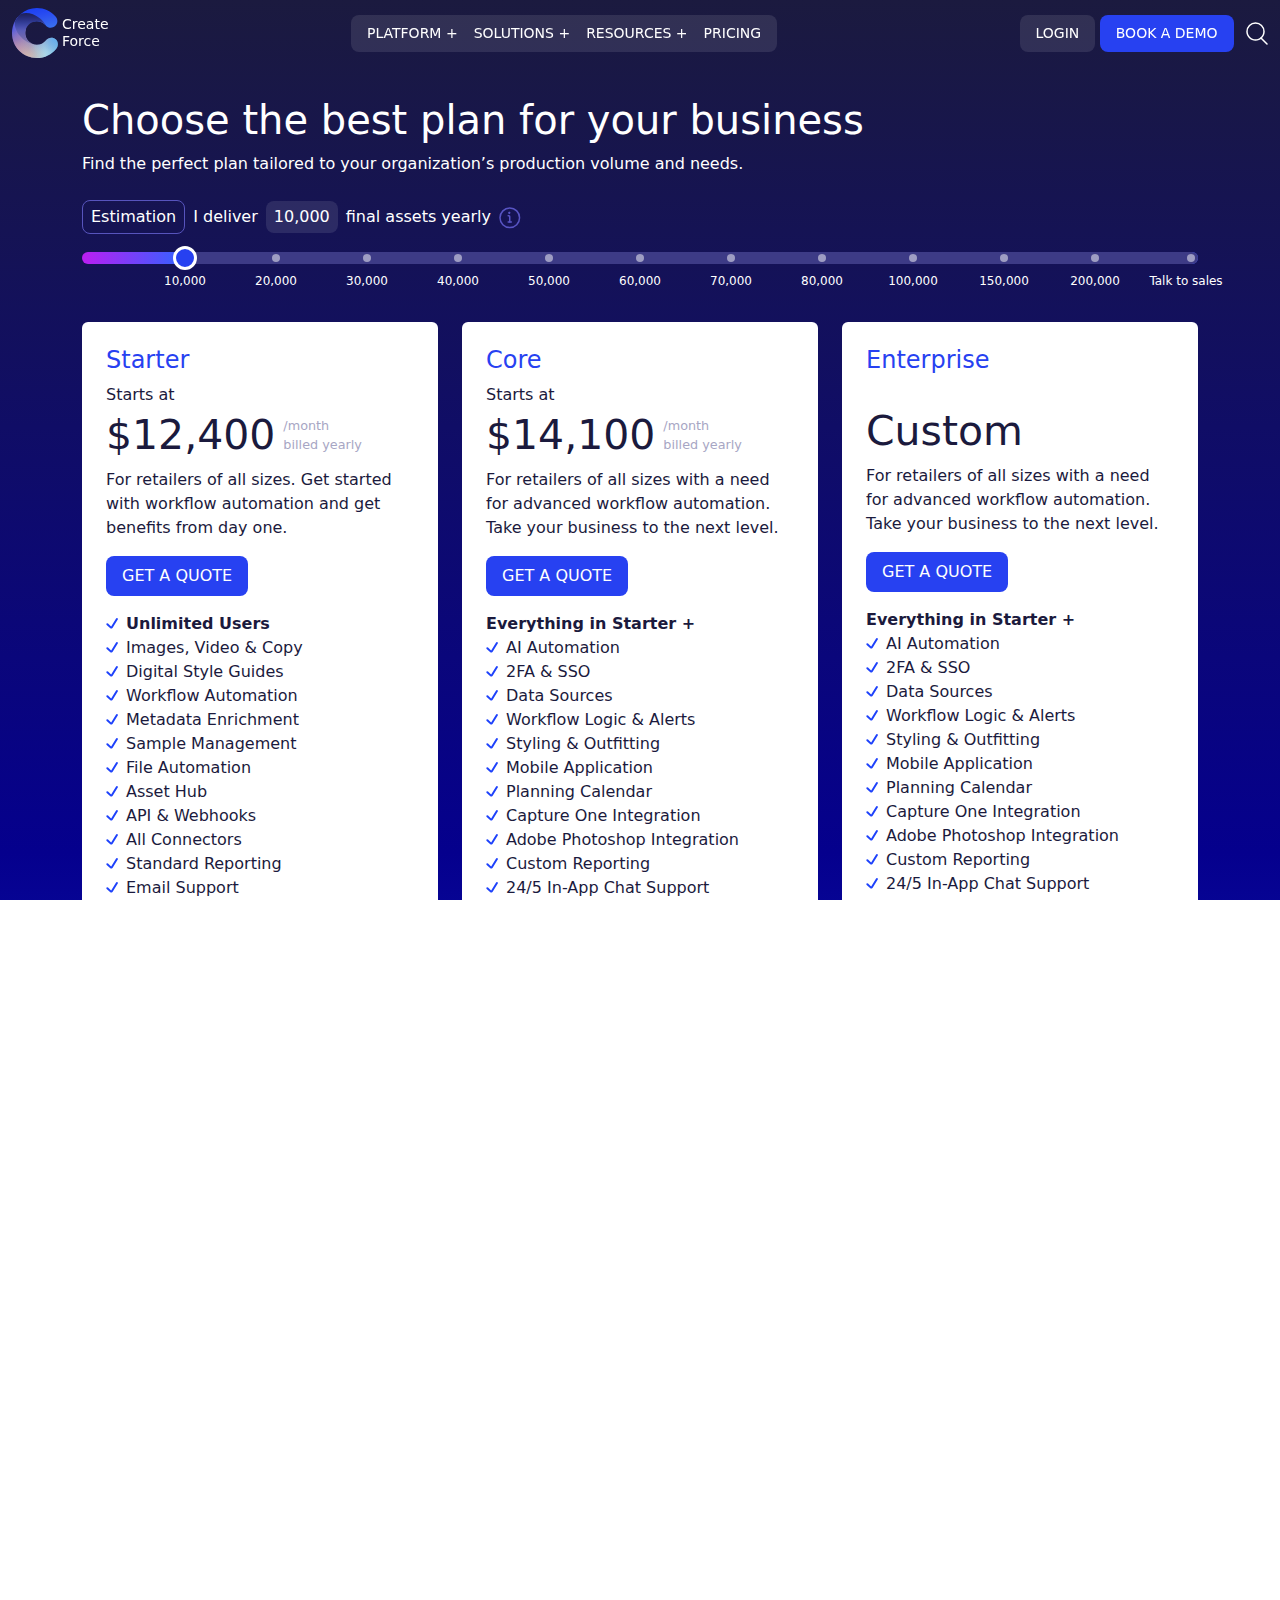
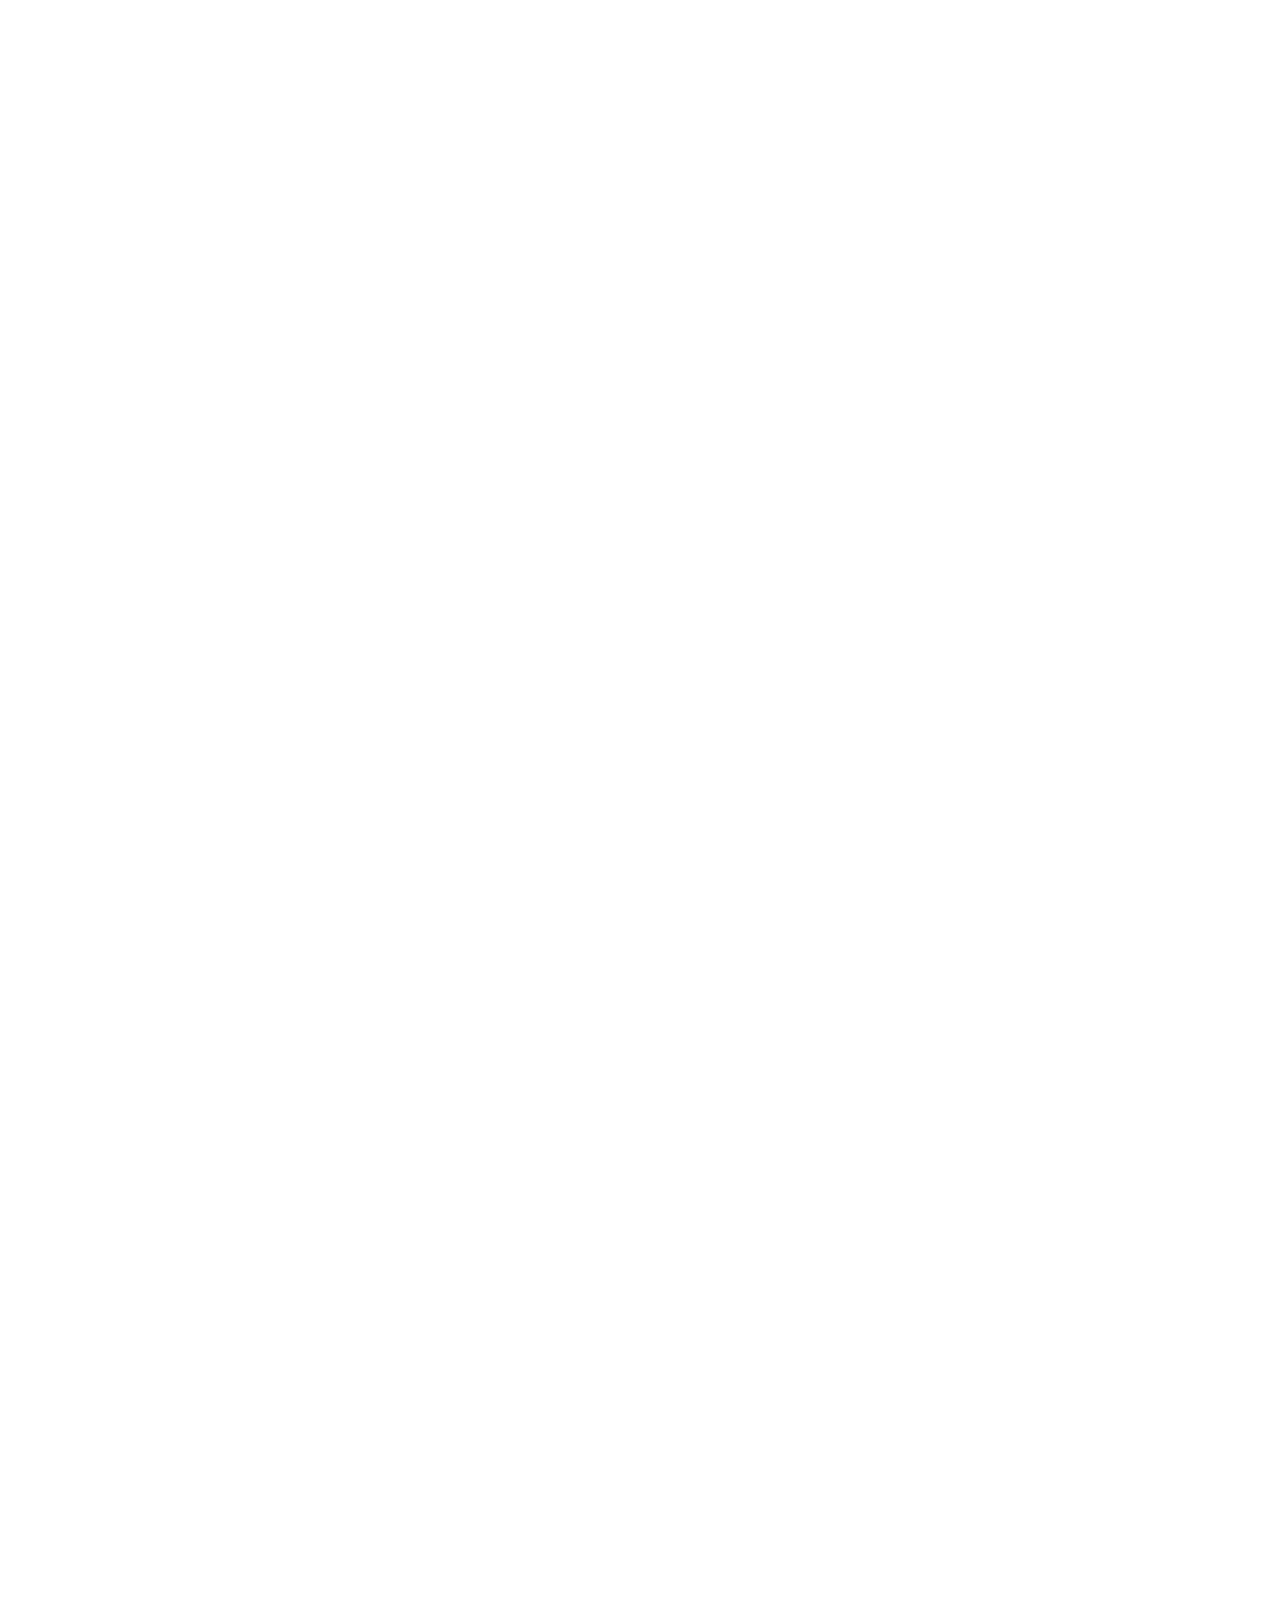
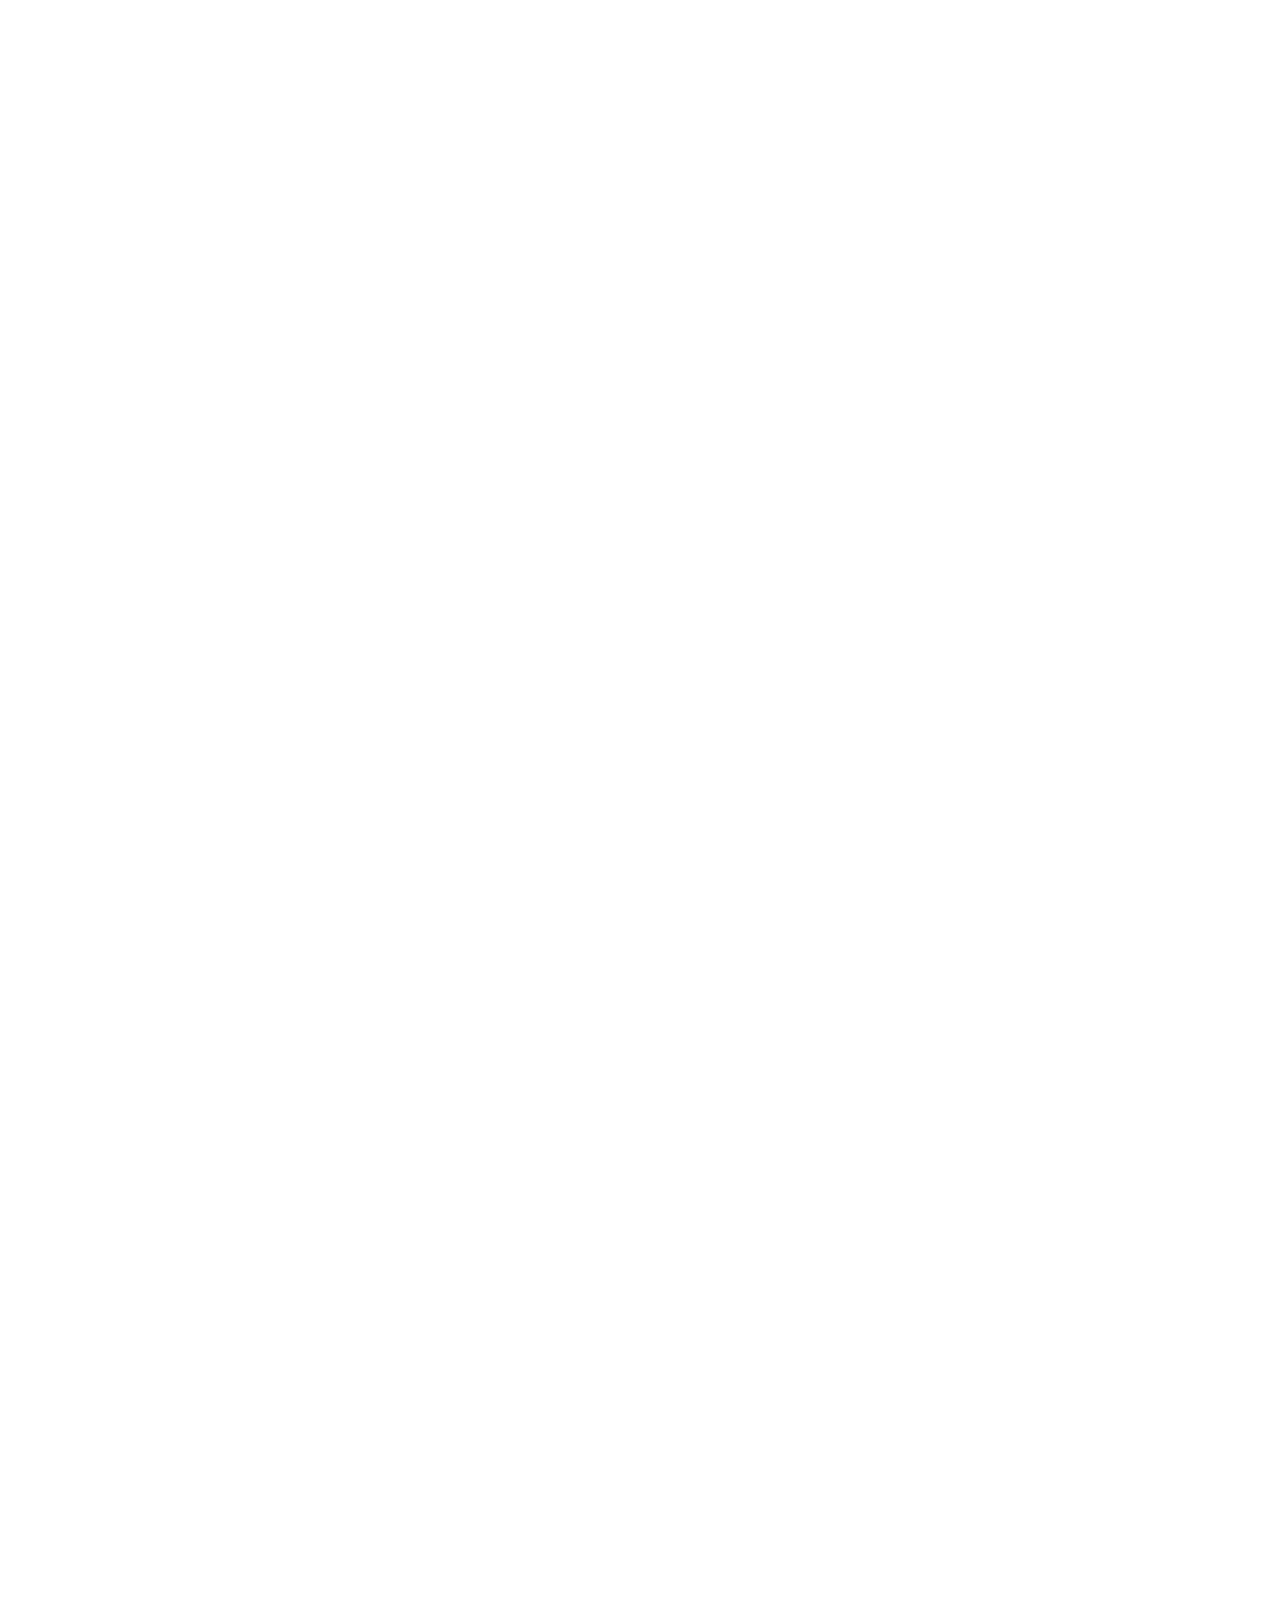
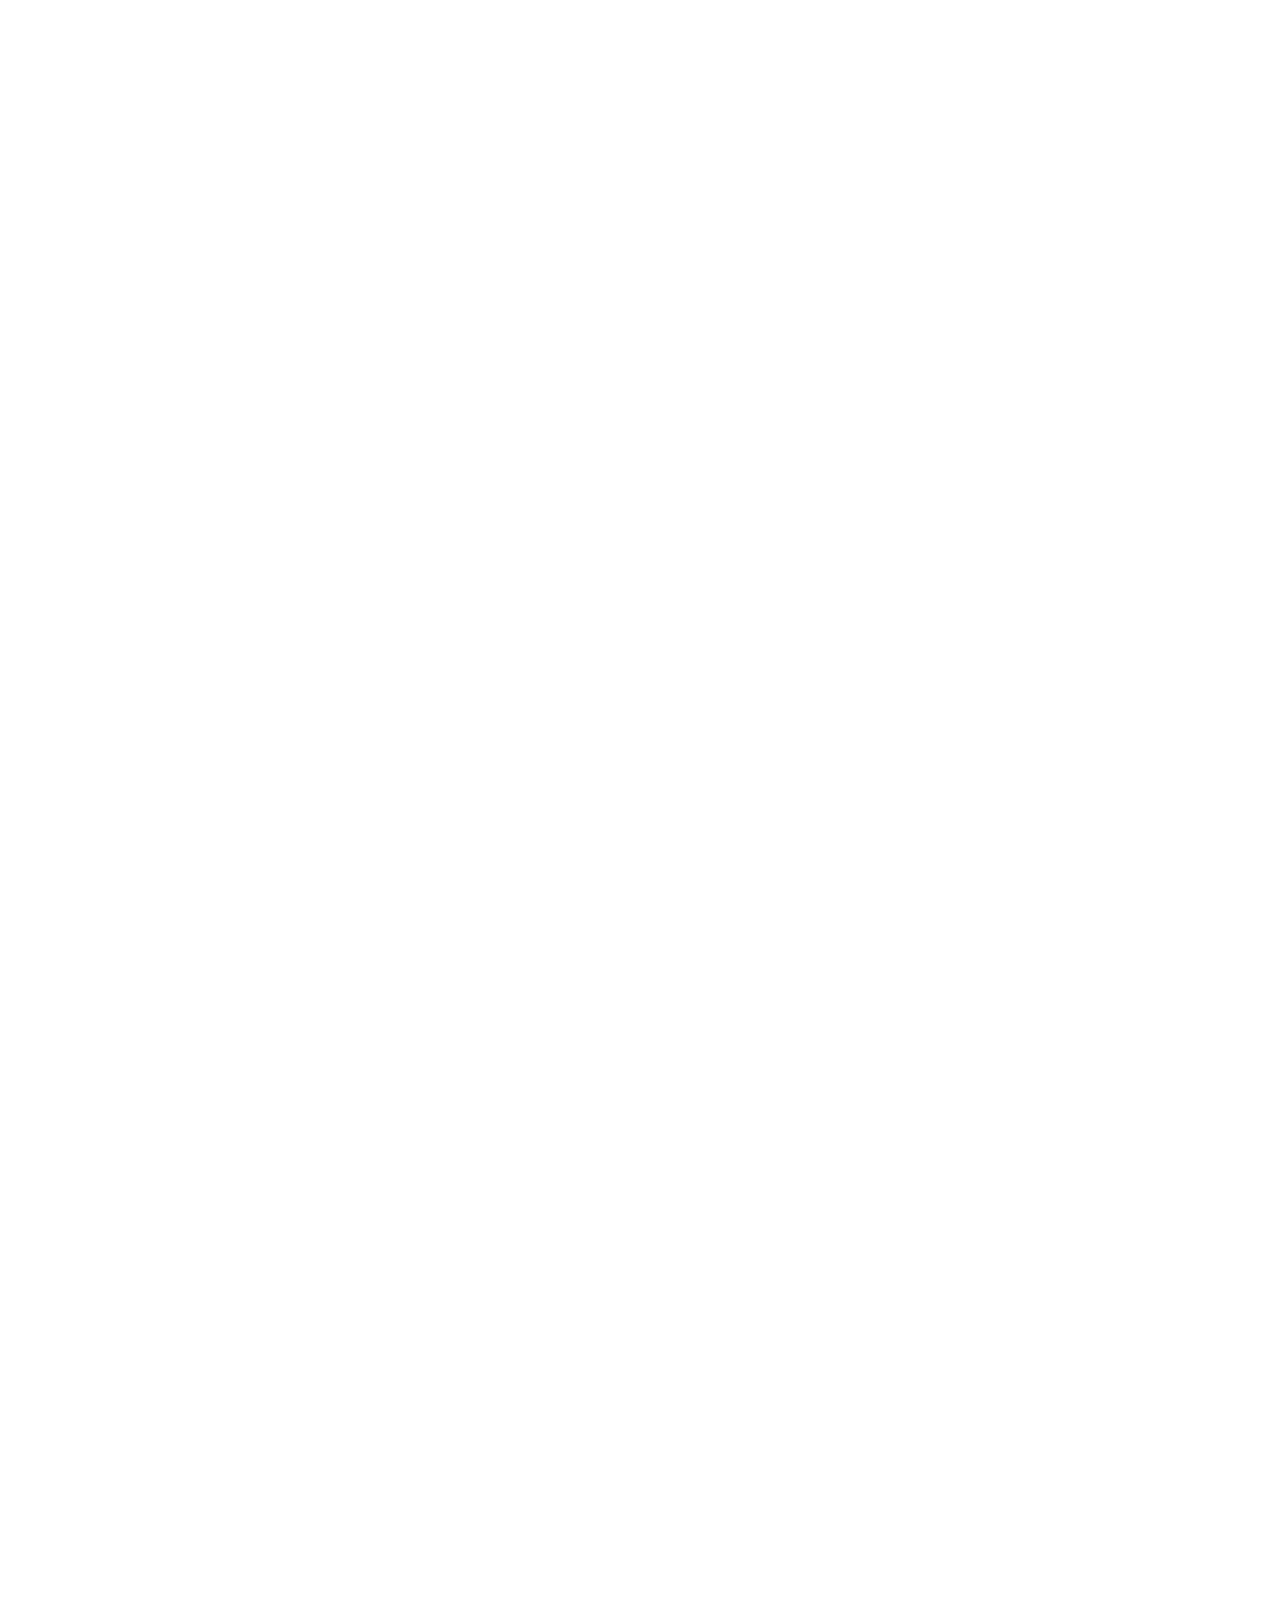
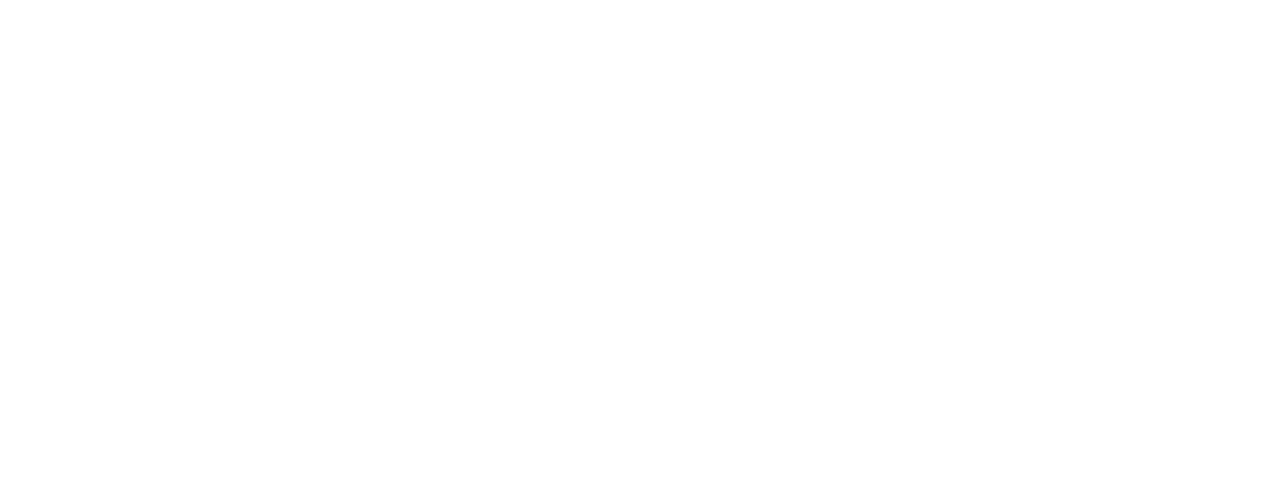
<file: index.html>
<!DOCTYPE html>
<html lang="en">
  <head>
    <meta charset="UTF-8" />
    <meta name="viewport" content="width=device-width, initial-scale=1.0" />
    <title>Hub Spot</title>
    <link rel="stylesheet" href="style/lib/bootstrap.min.css" />
    <link rel="stylesheet" href="style/index.css" />

    <script src="./script/index.js" defer></script>
  </head>
  <body>
    <header>
      <div class="container-fluid py-2">
        <div
          class="d-flex align-items-center justify-content-between flex-column flex-lg-row gap-3 gap-lg-0"
        >
          <div class="d-flex align-items-center gap-1">
            <img src="assets/icon/logo.svg" alt="logo-hubspot" />
            <div
              class="text-capitalize lh-sm text-white fs-7 d-none d-sm-block"
            >
              create <br />
              force
            </div>

            <div class="d-flex align-items-center gap-3 fs-7 d-lg-none ps-4">
              <button class="off-white-btn text-uppercase">login</button>
              <button class="blue-btn text-uppercase me-2">book a demo</button>
              <img src="assets/icon/search.svg" alt="search" />
            </div>
          </div>

          <ul
            class="nav-menu text-uppercase d-flex off-white-btn fs-7 gap-sm-3 mb-0 gap-2"
          >
            <li>platform +</li>
            <li>solutions +</li>
            <li>resources +</li>
            <li>pricing</li>
          </ul>

          <div class="d-flex align-items-center gap-3 fs-7 d-none d-lg-block">
            <button class="off-white-btn text-uppercase">login</button>
            <button class="blue-btn text-uppercase me-2">book a demo</button>
            <img src="assets/icon/search.svg" alt="search" />
          </div>
        </div>
      </div>
    </header>

    <main>
      <section class="top-header pt-5 px-4 pb-5">
        <div class="container mt-5 mb-4 text-white">
          <h1 class="mt-3 pt-lg-0 pt-5">
            Choose the best plan for your business
          </h1>
          <div class="mt-2">
            Find the perfect plan tailored to your organization’s production
            volume and needs.
          </div>

          <div class="mt-4 mb-2">
            <div class="estimation-range text-white flex-wrap">
              <span class="px-2 py-1 text-center estimation">Estimation</span>
              I deliver
              <span class="off-white-btn py-1 px-2" id="deliver">10,000</span>
              <div class="d-flex align-items-center gap-2">
                final assets yearly

                <div class="tooltip-wrap">
                  <img src="assets/icon/info.svg" alt="info" />
                  <div class="tooltip-content">
                    Adjust the slider to estimate your monthly pricing based on
                    the number of digital assets you need to manage. This
                    includes photos, videos, and other media files processed
                    through Creative Force.
                  </div>
                </div>
              </div>
            </div>
            <div class="range mt-4">
              <div class="range-slider">
                <input
                  type="range"
                  min="0"
                  max="220000"
                  value="10000"
                  class="range-input"
                  id="range4"
                  step="1"
                />
                <div class="input-color-container">
                  <div class="input-color"></div>
                </div>
                <div class="sliderticks tick-1"></div>
              </div>
              <div class="sliderticks tick-2" style="pointer-events: all"></div>
            </div>
          </div>

          <div class="row mt-5 pt-3 gap-4 gap-md-0">
            <div class="col-md-4 col-sm-12">
              <div class="p-4 bg-white rounded color-dark-purple h-100">
                <h4 class="color-blue">Starter</h4>
                <div class="mt-2">Starts at</div>
                <div class="d-flex mt-1 align-items-center gap-2">
                  <h2 class="mb-0 price" id="starter-price">$2,400</h2>
                  <div class="color-light-purple month-billed">
                    /month <br />
                    billed yearly
                  </div>
                </div>
                <div class="mt-2 equal-height">
                  For retailers of all sizes. Get started with workflow
                  automation and get benefits from day one.
                </div>
                <button class="blue-btn mt-3 text-uppercase">
                  get a quote
                </button>

                <ul class="mt-3">
                  <li class="d-flex align-items-center gap-2">
                    <img src="assets/icon/tick.svg" alt="tick" />
                    <span class="fw-bold"> Unlimited Users </span>
                  </li>
                  <li class="d-flex align-items-center gap-2">
                    <img src="assets/icon/tick.svg" alt="tick" />
                    Images, Video & Copy
                  </li>
                  <li class="d-flex align-items-center gap-2">
                    <img src="assets/icon/tick.svg" alt="tick" />
                    Digital Style Guides
                  </li>
                  <li class="d-flex align-items-center gap-2">
                    <img src="assets/icon/tick.svg" alt="tick" />
                    Workflow Automation
                  </li>
                  <li class="d-flex align-items-center gap-2">
                    <img src="assets/icon/tick.svg" alt="tick" />
                    Metadata Enrichment
                  </li>
                  <li class="d-flex align-items-center gap-2">
                    <img src="assets/icon/tick.svg" alt="tick" />
                    Sample Management
                  </li>
                  <li class="d-flex align-items-center gap-2">
                    <img src="assets/icon/tick.svg" alt="tick" />
                    File Automation
                  </li>
                  <li class="d-flex align-items-center gap-2">
                    <img src="assets/icon/tick.svg" alt="tick" />
                    Asset Hub
                  </li>
                  <li class="d-flex align-items-center gap-2">
                    <img src="assets/icon/tick.svg" alt="tick" />
                    API & Webhooks
                  </li>
                  <li class="d-flex align-items-center gap-2">
                    <img src="assets/icon/tick.svg" alt="tick" />
                    All Connectors
                  </li>
                  <li class="d-flex align-items-center gap-2">
                    <img src="assets/icon/tick.svg" alt="tick" />
                    Standard Reporting
                  </li>
                  <li class="d-flex align-items-center gap-2">
                    <img src="assets/icon/tick.svg" alt="tick" />
                    Email Support
                  </li>
                  <li class="d-flex align-items-center gap-2">
                    <img src="assets/icon/tick.svg" alt="tick" />
                    Online Academy
                  </li>
                </ul>
              </div>
            </div>
            <div class="col-md-4 col-sm-12">
              <div class="p-4 bg-white rounded color-dark-purple h-100">
                <h4 class="color-blue">Core</h4>
                <div class="mt-2">Starts at</div>
                <div class="d-flex mt-1 align-items-center gap-2">
                  <h2 class="mb-0 price" id="core-price">$4,100</h2>
                  <div class="color-light-purple month-billed">
                    /month <br />
                    billed yearly
                  </div>
                </div>
                <div class="mt-2 equal-height">
                  For retailers of all sizes with a need for advanced workflow
                  automation. Take your business to the next level.
                </div>
                <button class="blue-btn mt-3 text-uppercase">
                  get a quote
                </button>

                <ul class="mt-3">
                  <li class="d-flex align-items-center gap-2">
                    <span class="fw-bold"> Everything in Starter + </span>
                  </li>
                  <li class="d-flex align-items-center gap-2">
                    <img src="assets/icon/tick.svg" alt="tick" />
                    AI Automation
                  </li>
                  <li class="d-flex align-items-center gap-2">
                    <img src="assets/icon/tick.svg" alt="tick" />
                    2FA & SSO
                  </li>
                  <li class="d-flex align-items-center gap-2">
                    <img src="assets/icon/tick.svg" alt="tick" />
                    Data Sources
                  </li>
                  <li class="d-flex align-items-center gap-2">
                    <img src="assets/icon/tick.svg" alt="tick" />
                    Workflow Logic & Alerts
                  </li>
                  <li class="d-flex align-items-center gap-2">
                    <img src="assets/icon/tick.svg" alt="tick" />
                    Styling & Outfitting
                  </li>
                  <li class="d-flex align-items-center gap-2">
                    <img src="assets/icon/tick.svg" alt="tick" />
                    Mobile Application
                  </li>
                  <li class="d-flex align-items-center gap-2">
                    <img src="assets/icon/tick.svg" alt="tick" />
                    Planning Calendar
                  </li>
                  <li class="d-flex align-items-center gap-2">
                    <img src="assets/icon/tick.svg" alt="tick" />
                    Capture One Integration
                  </li>
                  <li class="d-flex align-items-center gap-2">
                    <img src="assets/icon/tick.svg" alt="tick" />
                    Adobe Photoshop Integration
                  </li>
                  <li class="d-flex align-items-center gap-2">
                    <img src="assets/icon/tick.svg" alt="tick" />
                    Custom Reporting
                  </li>
                  <li class="d-flex align-items-center gap-2">
                    <img src="assets/icon/tick.svg" alt="tick" />
                    24/5 In-App Chat Support
                  </li>

                  <li class="d-flex align-items-center gap-2">
                    <img src="assets/icon/tick.svg" alt="tick" />
                    Collection Sharing
                  </li>
                </ul>
              </div>
            </div>
            <div class="col-md-4 col-sm-12">
              <div class="p-4 bg-white rounded color-dark-purple h-100">
                <h4 class="color-blue">Enterprise</h4>
                <div class="d-flex mt-4 pt-2 align-items-center gap-2">
                  <h2 class="mb-0 price">Custom</h2>
                </div>
                <div class="mt-2 equal-height">
                  For retailers of all sizes with a need for advanced workflow
                  automation. Take your business to the next level.
                </div>
                <button class="blue-btn mt-3 text-uppercase">
                  get a quote
                </button>

                <ul class="mt-3">
                  <li class="d-flex align-items-center gap-2">
                    <span class="fw-bold"> Everything in Starter + </span>
                  </li>
                  <li class="d-flex align-items-center gap-2">
                    <img src="assets/icon/tick.svg" alt="tick" />
                    AI Automation
                  </li>
                  <li class="d-flex align-items-center gap-2">
                    <img src="assets/icon/tick.svg" alt="tick" />
                    2FA & SSO
                  </li>
                  <li class="d-flex align-items-center gap-2">
                    <img src="assets/icon/tick.svg" alt="tick" />
                    Data Sources
                  </li>
                  <li class="d-flex align-items-center gap-2">
                    <img src="assets/icon/tick.svg" alt="tick" />
                    Workflow Logic & Alerts
                  </li>
                  <li class="d-flex align-items-center gap-2">
                    <img src="assets/icon/tick.svg" alt="tick" />
                    Styling & Outfitting
                  </li>
                  <li class="d-flex align-items-center gap-2">
                    <img src="assets/icon/tick.svg" alt="tick" />
                    Mobile Application
                  </li>
                  <li class="d-flex align-items-center gap-2">
                    <img src="assets/icon/tick.svg" alt="tick" />
                    Planning Calendar
                  </li>
                  <li class="d-flex align-items-center gap-2">
                    <img src="assets/icon/tick.svg" alt="tick" />
                    Capture One Integration
                  </li>
                  <li class="d-flex align-items-center gap-2">
                    <img src="assets/icon/tick.svg" alt="tick" />
                    Adobe Photoshop Integration
                  </li>
                  <li class="d-flex align-items-center gap-2">
                    <img src="assets/icon/tick.svg" alt="tick" />
                    Custom Reporting
                  </li>
                  <li class="d-flex align-items-center gap-2">
                    <img src="assets/icon/tick.svg" alt="tick" />
                    24/5 In-App Chat Support
                  </li>

                  <li class="d-flex align-items-center gap-2">
                    <img src="assets/icon/tick.svg" alt="tick" />
                    Collection Sharing
                  </li>
                </ul>
              </div>
            </div>
          </div>

          <div class="mt-5 mb-3 text-center">
            <h3 class="gap-2 d-flex align-items-center justify-content-center">
              Elevate your studio with
              <img
                src="assets/icon/union.svg"
                alt="union"
                class="d-none d-md-inline"
              />
              AI-powered innovations.
            </h3>
            <img
              src="assets/icon/union.svg"
              alt="union"
              class="d-inline d-md-none text-center"
            />
          </div>
          <p class="px-4 text-center w-75 mx-auto">
            At Creative Force, we research, test, and develop innovative
            AI-driven solutions that empower creative teams to transform their
            content production processes.
          </p>

          <div class="row mt-4 gap-3 gap-lg-0">
            <div class="col-12 col-lg-6">
              <div class="position-relative card-top h-100">
                <img
                  src="assets/img/woman.png"
                  alt="in-development"
                  width="50%"
                  class="indevelopment-img"
                />
                <span class="badge live">live</span>
                <div
                  class="pt-4 pe-2 d-flex flex-column justify-content-center card-desc"
                >
                  <h4>E-Commerce Copywriting</h4>
                  <p>
                    Supercharge copy production with our multidimensional AI
                    copywriter.
                  </p>
                </div>
              </div>
            </div>
            <div class="col-12 col-lg-6">
              <div class="position-relative card-top h-100">
                <div class="position-relative work-group-container">
                  <img
                    src="assets/img/work-group-img.svg"
                    height="100%"
                    alt="work-group"
                    class="work-group-img"
                  />
                  <img
                    src="assets/img/work-group-arrow.svg"
                    alt="work-group-arrow"
                    class="work-group-arrow-img"
                    height="100%"
                    width="60%"
                  />
                </div>
                <span class="badge live">live</span>
                <div
                  class="pt-4 pe-2 d-flex flex-column justify-content-center card-desc"
                >
                  <h4>Workflow</h4>
                  <p>
                    Build flexible, custom workflows that integrate with the
                    most advanced AI services available.
                  </p>
                </div>
              </div>
            </div>
          </div>
          <div class="row mt-4 gap-3 gap-lg-0">
            <div class="col-12 col-lg-4">
              <div class="position-relative card-top overflow-hidden h-100">
                <img
                  src="assets/img/in-development-1.png"
                  alt="in-development"
                  width="40%"
                  height="100%"
                  class="indevelopment-img"
                />
                <span class="badge in-development">in development</span>
                <div
                  class="pt-5 pe-2 ps-4 d-flex flex-column justify-content-center card-desc"
                >
                  <h4>Garment Labels</h4>
                  <p>
                    Convert garment label information into digital data during
                    sample check-in.
                  </p>
                </div>
              </div>
            </div>
            <div class="col-12 col-lg-4">
              <div class="position-relative card-top overflow-hidden h-100">
                <img
                  src="assets/img/in-development-2.png"
                  alt="in-development"
                  width="40%"
                  height="100%"
                  class="indevelopment-img"
                />
                <span class="badge in-development">in development</span>
                <div
                  class="pt-5 pe-2 ps-4 d-flex flex-column justify-content-center card-desc"
                >
                  <h4>Digital Models</h4>
                  <p>Increase image variety with advanced digital models.</p>
                </div>
              </div>
            </div>
            <div class="col-12 col-lg-4">
              <div class="position-relative card-top overflow-hidden h-100">
                <img
                  src="assets/img/in-development-3.png"
                  alt="in-development"
                  width="40%"
                  height="100%"
                  class="indevelopment-img"
                />
                <span class="badge in-development">in development</span>
                <div
                  class="pt-5 pe-2 ps-4 d-flex flex-column justify-content-center card-desc"
                >
                  <h4>Color Variations</h4>
                  <p>Produce accurate and consistent color variations.</p>
                </div>
              </div>
            </div>
          </div>
        </div>
      </section>

      <section class="unlock-new py-5 position-relative overflow-hidden">
        <div
          class="container d-flex align-items-center text-center flex-column py-3 px-5"
        >
          <h2>Unlock new possibilities with custom studio add-ons.</h2>
          <p class="w-75 text-center">
            Streamline workflows with powerful extensions tailored to enhance
            vendor collaboration and editorial projects, ensuring a seamless
            content production experience.
          </p>
          <div
            class="mt-4 px-4 rounded w-100 overflow-hidden position-relative unlock-new-card-top unlock-new-card"
          >
            <div class="row">
              <div
                class="col-4 d-flex justify-content-center d-none d-lg-block"
              >
                <div class="d-flex gap-2 position-absolute mansory-container">
                  <div class="d-flex flex-column gap-2">
                    <img src="assets/img/mansory-1.png" alt="Image 1" />
                    <img src="assets/img/mansory-1.png" alt="Image 2" />
                    <img src="assets/img/mansory-1.png" alt="Image 3" />
                  </div>
                  <div class="d-flex flex-column gap-2 mt-5 pt-4">
                    <img src="assets/img/mansory-1.png" alt="Image 4" />
                    <img src="assets/img/mansory-1.png" alt="Image 5" />
                    <img src="assets/img/mansory-1.png" alt="Image 6" />
                  </div>
                </div>
              </div>
              <div class="col-12 col-lg-8">
                <div
                  class="w-75 px-3 py-5 color-dark-purple justify-content-center d-flex flex-column h-100 align-items-lg-start align-items-center"
                >
                  <h4>Vendor-provided content extension</h4>
                  <p>
                    Streamline your workflow by managing vendor-provided assets
                    from initial request to final upload, ensuring consistency
                    and efficiency at every step.
                  </p>
                  <ul class="mt-3">
                    <li class="mt-1">
                      <img src="assets/icon/tick.svg" alt="tick" class="me-1" />
                      Upload directly in the portal
                    </li>
                    <li class="mt-1">
                      <img src="assets/icon/tick.svg" alt="tick" class="me-1" />
                      Track unique image request IDs
                    </li>
                    <li class="mt-1">
                      <img src="assets/icon/tick.svg" alt="tick" class="me-1" />
                      Visual style guides and standards
                    </li>
                    <li class="mt-1">
                      <img src="assets/icon/tick.svg" alt="tick" class="me-1" />
                      Approvals for faster turnaround
                    </li>
                  </ul>
                  <button class="blue-btn readmore-btn mt-3">read more</button>
                </div>
              </div>
            </div>

            <div class="add-on">add-on</div>
            <img
              src="assets/img/unlock-new-bottom-right-1.png"
              alt=""
              class="unlock-new-bottom-right-img d-none d-xl-block"
            />
          </div>

          <div
            class="mt-4 px-4 rounded w-100 overflow-hidden position-relative unlock-new-card-bottom unlock-new-card"
          >
            <div class="row">
              <div
                class="col-4 d-flex justify-content-center d-none d-lg-block"
              >
                <img
                  src="assets/img/editorial-1.png"
                  alt=""
                  class="position-absolute editorial-1-img"
                  height="100%"
                />
              </div>
              <div class="col-12 col-lg-8 z-1">
                <div
                  class="w-75 px-3 py-5 color-dark-purple justify-content-center d-flex flex-column h-100 align-items-lg-start align-items-center"
                >
                  <h4>Editorial projects extension</h4>
                  <p>
                    Control every step of your editorial projects with ease —
                    from planning and content creation to final approvals —
                    ensuring teams stay aligned and projects run smoothly.
                  </p>
                  <ul class="mt-3">
                    <li class="mt-1">
                      <img src="assets/icon/tick.svg" alt="tick" class="me-1" />
                      Centralized editorial assets
                    </li>
                    <li class="mt-1">
                      <img src="assets/icon/tick.svg" alt="tick" class="me-1" />
                      Collaborate in real-time
                    </li>
                    <li class="mt-1">
                      <img src="assets/icon/tick.svg" alt="tick" class="me-1" />
                      Track progress and milestones
                    </li>
                    <li class="mt-1">
                      <img src="assets/icon/tick.svg" alt="tick" class="me-1" />
                      Integrate visual guides
                    </li>
                  </ul>
                  <button class="blue-btn readmore-btn mt-3">read more</button>
                </div>
              </div>
            </div>

            <div class="add-on">add-on</div>
            <img
              src="assets/img/unlock-new-bottom-right-2.png"
              alt=""
              class="unlock-new-bottom-right-img d-none d-xl-block"
            />
          </div>
        </div>

        <img
          src="assets/img/ellipse-bg.svg"
          alt="ellipse-bg"
          class="ellipse-bg-img"
        />
      </section>

      <section class="compare-plans bg-blue py-3 py-lg-4 text-white">
        <div class="container">
          <div class="row px-4 px-sm-0">
            <div
              class="col-12 col-lg-5 d-flex flex-column justify-content-center"
            >
              <h2>Compare plans</h2>
              <div class="d-flex text-uppercase gap-3 fs-7 mt-2">
                <div class="key-features">Key features</div>
                <u class="all-features">all features</u>
              </div>
            </div>
            <div class="col-12 col-lg-7 mt-lg-0 mt-3">
              <div class="row">
                <div
                  class="col-12 col-sm-4 d-flex d-sm-block align-items-baseline gap-3"
                >
                  <div class="fs-7">Starter</div>
                  <div class="h5 mt-1 ms-auto" id="compare-starter-price"></div>
                  <button class="white-btn fs-7">get a quote</button>
                </div>
                <div
                  class="col-12 col-sm-4 d-flex d-sm-block align-items-baseline mt-2 mt-sm-0 gap-3"
                >
                  <div class="fs-7">Core</div>
                  <div class="h5 mt-1 ms-auto" id="compare-core-price"></div>
                  <button class="white-btn fs-7">get a quote</button>
                </div>
                <div
                  class="col-12 col-sm-4 d-flex d-sm-block align-items-baseline mt-2 mt-sm-0 gap-3"
                >
                  <div class="fs-7">Enterprise</div>
                  <div class="h5 mt-1 ms-auto">Custom</div>
                  <button class="white-btn fs-7">get a quote</button>
                </div>
              </div>
            </div>
          </div>
        </div>
      </section>

      <section class="creative pt-5 position-relative pb-4">
        <div
          class="container color-dark-purple color-dark-purple position-relative"
        >
          <h2>Creative Force Cloud.</h2>
          <p>
            Scalable, secure, and built for seamless collaboration <br />
            across unlimited users and clients.
          </p>
          <table class="table table-bordered mt-4">
            <colgroup>
              <!-- 5/12 -->
              <col style="width: 41.67%" />
              <!-- 7/12 divided equally -->
              <col style="width: 19.44%" />
              <col style="width: 19.44%" id="col-3" />
              <col style="width: 19.44%" />
            </colgroup>
            <tbody>
              <tr>
                <td class="d-flex align-items-center gap-2">
                  User <img src="assets/icon/info.svg" class="opacity-25" />
                </td>
                <td>Unlimited</td>
                <td>Unlimited</td>
                <td>Unlimited</td>
              </tr>
              <tr>
                <td class="d-flex align-items-center gap-2">
                  Workspaces (Clients)
                  <img src="assets/icon/info.svg" class="opacity-25" />
                </td>
                <td>1</td>
                <td>3</td>
                <td>Unlimited</td>
              </tr>
              <tr>
                <td class="d-flex align-items-center gap-2">
                  Additional Workspaces
                  <img src="assets/icon/info.svg" class="opacity-25" />
                </td>
                <td></td>
                <td></td>
                <td>$</td>
              </tr>
              <tr>
                <td>Cloud Based</td>
                <td><img src="assets/icon/tick.svg" /></td>
                <td><img src="assets/icon/tick.svg" /></td>
                <td><img src="assets/icon/tick.svg" /></td>
              </tr>
              <tr>
                <td>Multi-Tenant Database</td>
                <td><img src="assets/icon/tick.svg" /></td>
                <td><img src="assets/icon/tick.svg" /></td>
                <td><img src="assets/icon/tick.svg" /></td>
              </tr>
              <tr>
                <td>Regional Multi-Tenant Binary Storage</td>
                <td><img src="assets/icon/tick.svg" /></td>
                <td><img src="assets/icon/tick.svg" /></td>
                <td><img src="assets/icon/tick.svg" /></td>
              </tr>
              <tr>
                <td>Full Redundant Back-up</td>
                <td></td>
                <td>$</td>
                <td>$</td>
              </tr>
              <tr>
                <td>Dedicated Database</td>
                <td></td>
                <td></td>
                <td>$</td>
              </tr>
              <tr>
                <td>Dedicated Binary Storage</td>
                <td></td>
                <td></td>
                <td>$</td>
              </tr>
              <tr>
                <td>API</td>
                <td><img src="assets/icon/tick.svg" /></td>
                <td><img src="assets/icon/tick.svg" /></td>
                <td><img src="assets/icon/tick.svg" /></td>
              </tr>
              <tr>
                <td>Webhooks</td>
                <td><img src="assets/icon/tick.svg" /></td>
                <td><img src="assets/icon/tick.svg" /></td>
                <td><img src="assets/icon/tick.svg" /></td>
              </tr>
              <tr>
                <td>File Automation</td>
                <td><img src="assets/icon/tick.svg" /></td>
                <td><img src="assets/icon/tick.svg" /></td>
                <td><img src="assets/icon/tick.svg" /></td>
              </tr>
              <tr>
                <td>FTP Server(10 Gb)</td>
                <td></td>
                <td><img src="assets/icon/tick.svg" /></td>
                <td><img src="assets/icon/tick.svg" /></td>
              </tr>
              <tr>
                <td>API</td>
                <td><img src="assets/icon/tick.svg" /></td>
                <td><img src="assets/icon/tick.svg" /></td>
                <td><img src="assets/icon/tick.svg" /></td>
              </tr>
              <tr>
                <td>API</td>
                <td><img src="assets/icon/tick.svg" /></td>
                <td><img src="assets/icon/tick.svg" /></td>
                <td><img src="assets/icon/tick.svg" /></td>
              </tr>
            </tbody>
          </table>
        </div>
        <div class="creative-overlay"></div>
        <div class="col-3-overlay"></div>
        <div class="show-all-overlay"></div>
        <div
          class="position-absolute show-all fw-semibold text-center w-100 text-decoration-underline"
        >
          Show all
        </div>
      </section>

      <section
        class="trusted-by py-5 position-relative overflow-hidden bg-light-purple"
      >
        <div class="container color-dark-purple text-center">
          <h2>Trusted by industry leaders.</h2>
          <p class="mt-4 mb-5 pb-3">
            See how creative force empowers brands to achieve faster results,
            increase productivity, and streamline their creative processes.
          </p>

          <div class="row">
            <div class="col-md-8 col-12">
              <div class="row">
                <div class="col-8">
                  <div
                    class="h-100 trusted-card p-lg-5 p-md-4 p-3 rounded text-center"
                  >
                    <p>
                      Decreased photographer onboarding time from 1 day to 20
                      minutes
                    </p>
                    <u class="text-uppercase fs-7 fw-semibold">
                      boohoo case study
                    </u>
                  </div>
                </div>
                <div class="col-4">
                  <div
                    class="h-100 trusted-card p-lg-5 p-md-4 p-3 rounded text-center"
                  >
                    <p>MACH Certified</p>
                    <img src="assets/img/mach.png" width="100%" />
                  </div>
                </div>
                <div class="col-6 mt-4">
                  <div
                    class="trusted-card p-lg-5 pt-lg-4 p-md-4 p-3 mb-3 rounded text-center"
                  >
                    <div class="big-3x">3x</div>
                    <p class="fw-semibold">
                      More marketing projects completed per year
                    </p>
                    <u class="text-uppercase fs-7 fw-semibold">
                      sanmar case study
                    </u>
                  </div>

                  <div
                    class="trusted-card p-lg-5 p-md-4 p-3 rounded text-center"
                  >
                    <img src="assets/icon/g2.svg" alt="G2" />
                    <p class="mt-2 fw-semibold">
                      “Creative Force isn't just software; it's a partnership
                      with a shared goal of creating efficiencies within
                      workflows.”
                    </p>
                    <p class="fw-semibold text-uppercase fs-7 mt-3 mb-0">
                      Michelle M.
                    </p>
                    <p class="fs-7 mb-0">
                      Director, Creative & Photo Studio Operations
                    </p>
                    <img src="assets/icon/stars.svg" alt="" />
                  </div>
                </div>
                <div class="col-6 mt-4">
                  <div
                    class="trusted-card p-lg-5 p-md-4 p-3 pb-4 rounded text-center"
                  >
                    <p class="fw-semibold">
                      “Implementing Creative Force reduced a large amount of
                      unnecessary admin work which has improved efficiency and
                      lowered potential reshoots, which is a large cost- and
                      time-saver.”
                    </p>
                    <p class="mt-3 fs-7 mb-1">
                      <span class="fw-semibold">Joel Pammenter</span> — Senior
                      Photographer
                    </p>
                    <img src="assets/icon/boohoo.svg" alt="" class="mb-4" />
                  </div>
                  <div class="trusted-card mt-5 px-3 pt-3 rounded text-center">
                    <img
                      src="assets/img/higher-performer.png"
                      width="100%"
                      alt=""
                    />
                  </div>
                </div>
              </div>
            </div>
            <div class="col-md-4 col-12">
              <div
                class="trusted-card p-lg-5 p-md-4 p-3 pb-4 rounded text-center"
              >
                <p>
                  “We can just come in, get into the flow, get into the groove.
                  We pass our files off just like everyone else does. But all
                  that little painstaking, not fun stuff, is handled by the
                  program.”
                </p>
                <p class="mt-3 fs-7 mb-1">
                  <span class="fw-semibold">Anthony nocella </span> — Lead
                  Photographer
                </p>
                <img src="assets/icon/nuuly.svg" alt="" class="mb-5" />
              </div>
              <div
                class="trusted-card p-lg-5 p-md-4 p-3 pb-4 rounded text-center"
              >
                <div
                  class="d-flex align-items-center justify-content-around flex-wrap"
                >
                  <img src="assets/icon/g2.svg" alt="" width="35px" />
                  <img src="assets/img/star.png" alt="" />
                  <div class="mt-3 mt-xxl-0">
                    <span class="fw-semibold">4.7</span>
                    out of
                    <span class="fw-semibold">5</span>
                  </div>
                </div>
              </div>

              <div class="trusted-card mt-4 mb-4 px-5 pb-5 rounded text-center">
                <div class="big-3x">82%</div>
                <p class="mt-2 fs-5 fw-semibold">Faster turnaround time</p>
                <p
                  class="text-uppercase fs-7 fw-semibold pb-5 text-decoration-underline"
                >
                  Orendt studios case study
                </p>
              </div>
            </div>
          </div>

          <div class="list-trusted row mt-0 mt-lg-4">
            <div
              class="col-xl-2 col-lg-4 col-sm-6 col-12 d-flex align-items-center justify-content-center"
            >
              <img src="assets/img/trusted-1.svg" alt="" />
            </div>
            <div
              class="col-xl-2 col-lg-4 col-sm-6 col-12 d-flex align-items-center justify-content-center"
            >
              <img src="assets/img/trusted-2.svg" alt="" />
            </div>
            <div
              class="col-xl-2 col-lg-4 col-sm-6 col-12 d-flex align-items-center justify-content-center"
            >
              <img src="assets/img/trusted-3.svg" alt="" />
            </div>
            <div
              class="col-xl-2 col-lg-4 col-sm-6 col-12 d-flex align-items-center justify-content-center"
            >
              <img src="assets/img/trusted-4.svg" alt="" />
            </div>
            <div
              class="col-xl-2 col-lg-4 col-sm-6 col-12 d-flex align-items-center justify-content-center"
            >
              <img src="assets/img/trusted-5.svg" alt="" />
            </div>
            <div
              class="col-xl-2 col-lg-4 col-sm-6 col-12 d-flex align-items-center justify-content-center"
            >
              <img src="assets/img/trusted-6.svg" alt="" />
            </div>
          </div>
        </div>

        <img src="assets/img/trustedby-overlay.svg" class="trustedby-img" />
      </section>

      <section class="security-compliance bg-purple">
        <div class="container py-5 px-3 color-dark-purple">
          <div class="row">
            <div class="col-lg-6 col-12">
              <h2>Security & Compliance.</h2>
              <p class="fw-semibold mt-3">
                Built to meet the highest standards of data protection and
                regulatory compliance. Our robust infrastructure includes
                advanced encryption protocols, ensuring your data remains secure
                and fully compliant at all times.
              </p>
            </div>
            <div class="col-lg-6 col-12 mt-3 mt-lg-0">
              <div class="d-flex gap-3 justify-content-around">
                <button
                  class="security-btn w-50 d-flex align-items-center gap-3 px-4 py-3"
                >
                  <img src="assets/icon/security-1.svg" alt="" />
                  <span class="fw-bold">SOC 2 Type II</span>
                </button>
                <button
                  class="security-btn w-50 d-flex align-items-center gap-3 px-4 py-3"
                >
                  <img src="assets/icon/security-2.svg" alt="" />
                  <span class="fw-bold">256-bit Encryption</span>
                </button>
              </div>
              <div class="d-flex gap-3 mt-3 justify-content-around">
                <button
                  class="security-btn w-50 d-flex align-items-center gap-3 px-4 py-3"
                >
                  <img src="assets/icon/security-3.svg" alt="" />
                  <span class="fw-bold">Data Privacy & GDPR</span>
                </button>
                <button
                  class="security-btn w-50 d-flex align-items-center gap-3 px-4 py-3"
                >
                  <img src="assets/icon/security-4.svg" alt="" />
                  <span class="fw-bold">Third-Party Management</span>
                </button>
              </div>
            </div>
          </div>
        </div>
      </section>

      <section
        class="frequently-asked bg-light-purple position-relative overflow-hidden"
      >
        <div class="container py-5 color-dark-purple">
          <h2 class="text-center">Frequently asked questions.</h2>
          <p class="mt-2 mb-4 text-center">
            Looking for more information? Check out these frequently asked
            questions about our pricing.
          </p>

          <details open>
            <summary class="fs-5 fw-semibold">
              How do monthly and annual pricing differ?
            </summary>
            <div class="pe-5">
              <p>
                Tempor velit a nibh dui facilisis congue etiam amet. Efficitur
                ullamcorper egestas maecenas ullamcorper ad interdum ridiculus
                enim ad minim veniam, quis nostrud exercitation ullamco laboris
                nisi ut aliquip ex ea commodo consequat. Duis aute irure dolor
                in reprehenderit in voluptate velit esse cillum dolore eu fugiat
                nulla pariatur.
              </p>
            </div>
          </details>
          <details>
            <summary class="fs-5 fw-semibold">
              How do monthly and annual pricing differ?
            </summary>
            <div>
              <p>Content for Accordion Item 2</p>
            </div>
          </details>
          <details>
            <summary class="fs-5 fw-semibold">
              Is there a minimum contract length?
            </summary>
            <div>
              <p>Content for Accordion Item 3</p>
            </div>
          </details>
        </div>

        <img
          src="assets/img/frequently-asked-overlay.svg"
          class="frequently-asked-overlay"
          alt=""
        />
      </section>

      <section class="explore bg-purple">
        <div class="container py-5 color-dark-purple">
          <div class="row">
            <div class="col-md-5 col-12">
              <h2>
                Explore the
                <i class="ai-driven fw-light"> AI-driven </i> future of content
                production.
              </h2>
              <p class="mt-3">
                Transform your studio operations with innovative, AI-powered
                solutions tailored for the future of content creation. Learn how
                we can elevate your workflow today.
              </p>

              <button class="blue-btn px-4">talk with us</button>
              <img
                class="mt-4 talk-with"
                src="assets/img/talk-with.png"
                alt=""
                width="100%"
              />
            </div>
            <div class="col-md-7 col-12">
              <img
                src="assets/img/explore.png"
                alt=""
                width="100%"
                height="100%"
                class="explore-img"
              />
            </div>
          </div>
        </div>
      </section>
    </main>

    <footer>
      <div class="container pt-5 pb-4 text-white">
        <div class="row mb-5 pb-5">
          <div
            class="col-xl-4 col-12 d-flex d-xl-block justify-content-around align-items-center mb-5 mb-xl-0"
          >
            <div class="d-flex align-items-center gap-3">
              <img src="assets/icon/logo.svg" alt="logo-hubspot" />
              <div class="text-capitalize lh-sm">
                create <br />
                force
              </div>
            </div>

            <div class="mt-0 mt-xl-5 d-flex align-items-center gap-3 ms-1">
              <img
                src="assets/icon/g2.svg"
                alt=""
                class="bg-white"
                width="30px"
              />
              <div class="d-sm-block d-none">
                <img class="d-block" src="assets/icon/stars.svg" alt="" />
                <div class="nowrap">Read our review</div>
              </div>
            </div>
            <div class="mt-0 mt-xl-3 d-flex align-items-center gap-3 ms-1">
              <img
                src="assets/icon/security-1.svg"
                alt=""
                class="bg-white"
                width="30px"
              />
              <div class="nowrap d-sm-block d-none">
                <div>SOC-2</div>
                <div>Read our review</div>
              </div>
            </div>
          </div>

          <div class="col-xl-2 col-lg-3 col-6">
            <h4>E-Comm Platform</h4>
            <ul class="mt-4">
              <li>Workflow Automation</li>
              <li class="mt-2">Sample Mangement</li>
              <li class="mt-2">Asset Hub</li>
              <li class="mt-2">Review & Approval</li>
              <li class="mt-2">Compare Creative Force</li>
            </ul>
          </div>
          <div class="col-xl-2 col-lg-3 col-6">
            <h4>Extensions</h4>
            <ul class="mt-4">
              <li>Copywriting</li>
              <li class="mt-2">Editoral Projects</li>
              <li class="mt-2">Planning Calendar</li>
              <li class="mt-2">Video Production</li>
              <li class="mt-2">VPI Management</li>
            </ul>
          </div>
          <div class="col-xl-2 col-lg-3 col-6 mt-3 mt-lg-0">
            <h4>User Resources</h4>
            <ul class="mt-4">
              <li>Developer API</li>
              <li class="mt-2">Downloads</li>
              <li class="mt-2">Help Center</li>
              <li class="mt-2">Partner & Integrations</li>
              <li class="mt-2">Release Notes</li>
            </ul>
          </div>
          <div class="col-xl-2 col-lg-3 col-6 mt-3 mt-lg-0">
            <h4>Company</h4>
            <ul class="mt-4">
              <li>About</li>
              <li class="mt-2">Blog</li>
              <li class="mt-2">Careers</li>
              <li class="mt-2">Customer Stories</li>
              <li class="mt-2">Press</li>
              <li class="mt-2">dreem.ai</li>
              <li class="mt-2">creativeoperations.com</li>
            </ul>
          </div>
        </div>

        <div class="end-footer pt-3 pb-1">
          <div class="d-lg-flex d-block justify-content-between">
            <div class="d-flex flex-md-row flex-column gap-md-4 gap-2">
              <a href=""> © 2024 Creative Force, Inc. All rights reserved. </a>
              <a href=""> Legal & Security </a>
              <a href=""> Privacy Policy </a>
            </div>

            <div class="d-flex gap-4 mt-4 mt-lg-0">
              <img src="assets/icon/facebook.svg" />
              <img src="assets/icon/tiktok.svg" />
              <img src="assets/icon/youtube.svg" />
            </div>
          </div>
        </div>
      </div>
    </footer>
  </body>
</html>
</file>
<file: style/index.css>
:root {
  --primary-dark-purple-color: rgba(27, 26, 61, 1);
  --primary-blue-color: rgba(39, 65, 241, 1);
  --purple-bg-color: rgba(228, 230, 248, 1);
  --light-purple-bg-color: rgba(243, 243, 248, 1);
}

html {
  overflow: auto;
}

body {
  overflow-x: hidden;
  height: 100vh;
}

.bg-blue {
  background-color: var(--primary-blue-color);
}

.color-blue {
  color: var(--primary-blue-color);
}

.color-dark-purple {
  color: var(--primary-dark-purple-color);
}

.bg-purple {
  background-color: var(--purple-bg-color);
}
.bg-light-purple {
  background-color: var(--light-purple-bg-color);
}
.color-light-purple {
  color: rgba(167, 166, 196, 1);
}

ul {
  list-style: none;
  padding-left: 0;
}
ul li {
  cursor: pointer;
}

.fs-7 {
  font-size: 0.875rem;
}

/* hedaer  */
header {
  position: fixed;
  width: 100%;
  transition: opacity 0.5s ease, transform 0.5s ease, background-color 0.5s ease,
    border-bottom 0.5s ease;
  z-index: 100;
}

header.hidden {
  opacity: 0;
}

/* top-hedaer  */
.top-header {
  background: linear-gradient(180deg, #1b1a3f 0%, #05008d 50%, #1e42fb 100%);
}
.nav-menu {
  background-color: rgba(255, 255, 255, 0.1);
}
.off-white-btn {
  background-color: rgba(255, 255, 255, 0.1);
  color: white;
  border-radius: 8px;
  border: none;
  padding: 0.5rem 1rem;
}
.blue-btn {
  background-color: var(--primary-blue-color);
  color: white;
  border-radius: 8px;
  padding: 0.5rem 1rem;
  outline: none;
  border: none;
  text-transform: uppercase;
}

.estimation-range {
  display: flex;
  align-items: center;
  gap: 0.5rem;
}
.estimation {
  border: 1.5px solid rgb(87, 84, 189);
  border-radius: 8px;
}

/* custom range slider  */
.value2,
.value3,
.value4 {
  font-size: 26px;
  width: 50px;
  text-align: center;
}

#range4 {
  -webkit-appearance: none;
  appearance: none;
  width: 100%;
  cursor: pointer;
  outline: none;
  border-radius: 15px;
  height: 20px;
  height: 12px;
  background-color: rgba(255, 255, 255, 0.1);
}

#range4::-webkit-slider-thumb {
  visibility: hidden;
}

#range4::-moz-range-thumb {
  visibility: hidden;
}

.input-color-container {
  width: calc(100% - 24px);
  height: 12px;
  pointer-events: none;
  position: absolute;
  right: 50%;
  transform: translateX(50%);
}
.input-color {
  height: 12px;
  margin-left: auto;
  background-color: #3d3b86;
  border-radius: 8px;
}
.input-color::before {
  content: "";
  position: absolute;
  height: 100%;
  border-radius: 50%;
  width: 24px;
  height: 24px;
  border: 3px solid #fff;
  background-color: var(--primary-blue-color);
  top: 50%;
  transform: translate(-50%, -50%);
}
.input-color::after {
  content: "";
  position: absolute;
  width: 24px;
  right: -24px;
  height: 100%;
  top: 50%;
  transform: translate(-50%, -50%);
  background-color: #3d3b86;
  z-index: -1;
  border-radius: 8px;
}

.range-slider {
  flex: 1;
  display: flex;
  align-items: center;
  position: relative;
}
.range-input {
  position: absolute;
  cursor: pointer;
}

.sliderticks {
  display: flex;
  justify-content: space-between;
  position: absolute;
  width: calc(100% - 16px);
  left: 8px;
  pointer-events: none;
  user-select: none;
}

.sliderticks span {
  width: 8px;
  height: 8px;
  border-radius: 50%;
  line-height: 40px;
  background-color: rgba(255, 255, 255, 0.5);
  font-size: 12px;
  white-space: nowrap;
  cursor: pointer;
}
.sliderticks span div {
  height: 35px;
  display: flex;
  align-items: end;
}

.tick-2 {
  margin-top: 0.5rem;
}
.tick-2 .slidertick {
  display: flex;
  justify-content: center;
}

.tick-2 span {
  background-color: transparent !important;
}

.range {
  margin-top: 1.3rem;
  position: relative;
}
/* end range slider  */

.price {
  font-size: 3.2vw;
}
.month-billed {
  font-size: 1vw;
}

@media screen and (min-width: 1486px), screen and (max-width: 768px) {
  .price {
    font-size: 3rem; /* Ensure font size is 3rem for both large and small screens */
  }
  .month-billed {
    font-size: 15px;
  }
}

.card-top {
  display: flex;
  border-radius: 16px;
  background-color: rgba(255, 255, 255, 0.12);
}
.card-desc {
  padding-left: 2.5rem;
}
.badge {
  position: absolute;
  left: 50%;
  transform: translateX(-50%);
  top: 1.5rem;
  padding: 0.25rem 0.8rem;
  border-radius: 0.2rem;
  text-transform: uppercase;
}
.live {
  background: linear-gradient(
    131.04deg,
    #5e00f3 5.33%,
    #ef40ff 50.8%,
    #ffd400 96.28%
  );
}
.work-group-container {
  min-width: 50%;
  width: 50%;
  overflow: hidden;
}
.work-group-img {
  object-fit: cover;
  border-top-left-radius: 16px;
  border-bottom-left-radius: 16px;
}
.work-group-arrow-img {
  position: absolute;
  right: 0;
  top: 0;
}
.in-development {
  background: rgba(27, 26, 61, 1);
}
.indevelopment-img {
  object-fit: cover;
}

/* unlock new  */
.unlock-new-card {
  box-shadow: 0 6px 20px 5px rgba(0, 0, 0, 0.1);
}
.unlock-new-card-top {
  background: linear-gradient(100.66deg, #c6caee 15.61%, #ffffff 84.51%);
}
.ellipse-bg-img {
  position: absolute;
  right: -100px;
  top: -400px;
  z-index: -1;
  aspect-ratio: 1;
  opacity: 0.5;
}
.mansory-container {
  top: 50%;
  transform: translateY(-50%);
}
.readmore-btn {
  width: max-content;
}
.unlock-new-bottom-right-img {
  position: absolute;
  right: -10px;
  bottom: -10px;
}
.add-on {
  background-color: var(--primary-dark-purple-color);
  padding: 10px 20px;
  color: #fff;
  text-transform: uppercase;
  text-align: center;
  position: absolute;
  transform: rotate(45deg);
  font-size: small;
  width: fit-content;
  top: 100px;
  right: -40px;
  width: 200px;
  transform: rotate(45deg);
  transform-origin: top right;
}

.unlock-new-card-bottom {
  background: linear-gradient(100.66deg, #96d0f5 15.61%, #ffffff 84.51%);
}
.editorial-1-img {
  object-fit: cover;
  left: 0;
}
.unlock-new .w-75 {
  width: 100% !important;
}
@media (min-width: 992px) {
  .unlock-new .w-75 {
    width: 75% !important;
  }
}

/* compare-plans */
.compare-plans {
  position: sticky;
  top: 0;
  z-index: 2;
}
.key-features {
  opacity: 0.4;
}

.white-btn {
  background-color: white;
  border-radius: 8px;
  border: none;
  padding: 0.4rem 1rem;
  color: var(--primary-dark-purple-color);
  text-transform: uppercase;
}

/* creative */
.table td {
  border-left: none;
  border-right: none;
  background-color: #f3f3f8;
}
.table td:nth-child(3) {
  background-color: #fff;
}
.creative-overlay {
  background-color: #f3f3f8;
  position: absolute;
  inset: 0;
  z-index: -2;
}
.show-all-overlay {
  background: linear-gradient(180deg, rgba(243, 243, 248, 0) 0%, #f3f3f8 100%);
  height: 80%;
  position: absolute;
  bottom: 0;
  width: 100%;
  pointer-events: none;
}
.show-all {
  bottom: 15px;
}
.col-3-overlay {
  position: absolute;
  top: 0;
  bottom: 0;
  background-color: #fff;
  pointer-events: none;
  z-index: -1;
}

/* security-compliance */
.trustedby-img {
  position: absolute;
  left: -50px;
  top: -70px;
  pointer-events: none;
}
.trusted-card {
  position: relative;
  background: linear-gradient(180deg, #ffffff 0%, rgba(255, 255, 255, 0) 100%);
}
.trusted-card::after {
  content: "";
  position: absolute;
  left: -20px;
  right: -20px;
  height: 50%;
  bottom: -20px;
  background: linear-gradient(
    180deg,
    rgba(139, 167, 32, 0) 0%,
    rgba(243, 243, 248, 1) 100%
  );
  pointer-events: none;
}
.big-3x {
  font-size: 100px;
  font-weight: bold;
  background: linear-gradient(66.64deg, #ff5920 10.29%, #ffdc00 90.54%);
  -webkit-background-clip: text; /* For Safari */
  background-clip: text; /* For Chrome, Edge, and Firefox */
  color: transparent;
}
@media screen and (max-width: 990px) {
  .big-3x {
    font-size: 80px;
  }
}
.list-trusted img {
  width: 100%;
  max-width: 150px;
  object-fit: contain;
  height: 50px;
}

/* Security & Compliance */
.security-btn {
  background-color: rgba(241, 242, 255, 1);
  border-radius: 40px;
  border: none;
  text-align: left;
}

/* frequently-asked  */
details {
  padding: 0;
  font-family: Arial, sans-serif;
  overflow: hidden;
  transition: all 0.3s ease;
  border-top: 1.5px solid rgb(209, 205, 235);
}

details:last-of-type {
  border-bottom: 1.5px solid rgb(209, 205, 235);
}

details summary {
  list-style: none;
  padding: 10px 0;
  margin: 0;
  color: #333;
  transition: color 0.3s;
  position: relative;
}

details summary::-webkit-details-marker {
  display: none;
}

details summary:after {
  content: "";
  position: absolute;
  right: 0;
  top: 50%;
  transform: translateY(-50%);
  width: 26px;
  height: 26px;
  background-image: url("/assets/icon/close.svg");
  background-size: contain;
  background-repeat: no-repeat;
  background-position: center;
  transition: transform 0.3s ease, background-image 0.3s ease;
}

details[open] summary:after {
  background-image: url("/assets/icon/open.svg");
}

.frequently-asked-overlay {
  position: absolute;
  bottom: -80px;
  right: -60px;
  height: 70%;
  min-height: 400px;
  max-height: 500px;
  aspect-ratio: 1;
  object-fit: contain;
  pointer-events: none;
}

/* explore */
.ai-driven {
  background: linear-gradient(
    93.36deg,
    #671aff 48.27%,
    #ff2bff 67.55%,
    #ffac26 86.82%
  );
  -webkit-background-clip: text; /* For WebKit-based browsers (Chrome, Safari) */
  background-clip: text; /* For modern browsers */
  color: transparent;
}
.talk-with {
  margin-left: -28px;
}
.talk-with {
  object-fit: contain;
}

/* FOOTER */
footer {
  background-color: #1b1a3b;
}
.nowrap {
  white-space: nowrap;
}
.end-footer {
  border-top: 0.5px solid rgba(255, 255, 255, 0.5);
}
.end-footer a {
  color: white;
  text-decoration: none;
}

/* tooltip hover */
.tooltip-wrap {
  position: relative;
}
.tooltip-wrap img {
  cursor: pointer;
}
.tooltip-wrap .tooltip-content {
  display: none;
  position: absolute;
  bottom: calc(100% + 1rem); /* Place the tooltip above the icon */
  left: 50%;
  transform: translateX(-50%);
  padding: 0.75em 1em;
  min-width: 12rem;
  background-color: #333; /* Dark background for contrast */
  color: #fff; /* White text for readability */
  font-size: 0.875rem;
  border-radius: 0.5rem;
  box-shadow: 0 4px 8px rgba(0, 0, 0, 0.2); /* Add a soft shadow */
  z-index: 10;
  text-align: center;
  white-space: normal; /* Allow text wrapping */
  z-index: 222;
  width: 300px;
}
.tooltip-wrap .tooltip-content::before {
  content: "";
  position: absolute;
  height: 15px;
  width: 15px;
  bottom: -0.5rem; /* Position the caret directly below the tooltip */
  left: 50%;
  transform: translateX(-50%);
  transform: rotate(45deg) translateY(25%) translateX(-50%);
  background-color: #333;
  border: 3px solid #333;
}

.tooltip-wrap:hover .tooltip-content {
  display: block;
  animation: fadeIn 0.3s ease-in-out; /* Add fade-in animation */
}

@keyframes fadeIn {
  from {
    opacity: 0;
    transform: translateX(-50%) translateY(0.5rem);
  }
  to {
    opacity: 1;
    transform: translateX(-50%) translateY(0);
  }
}
</file>
